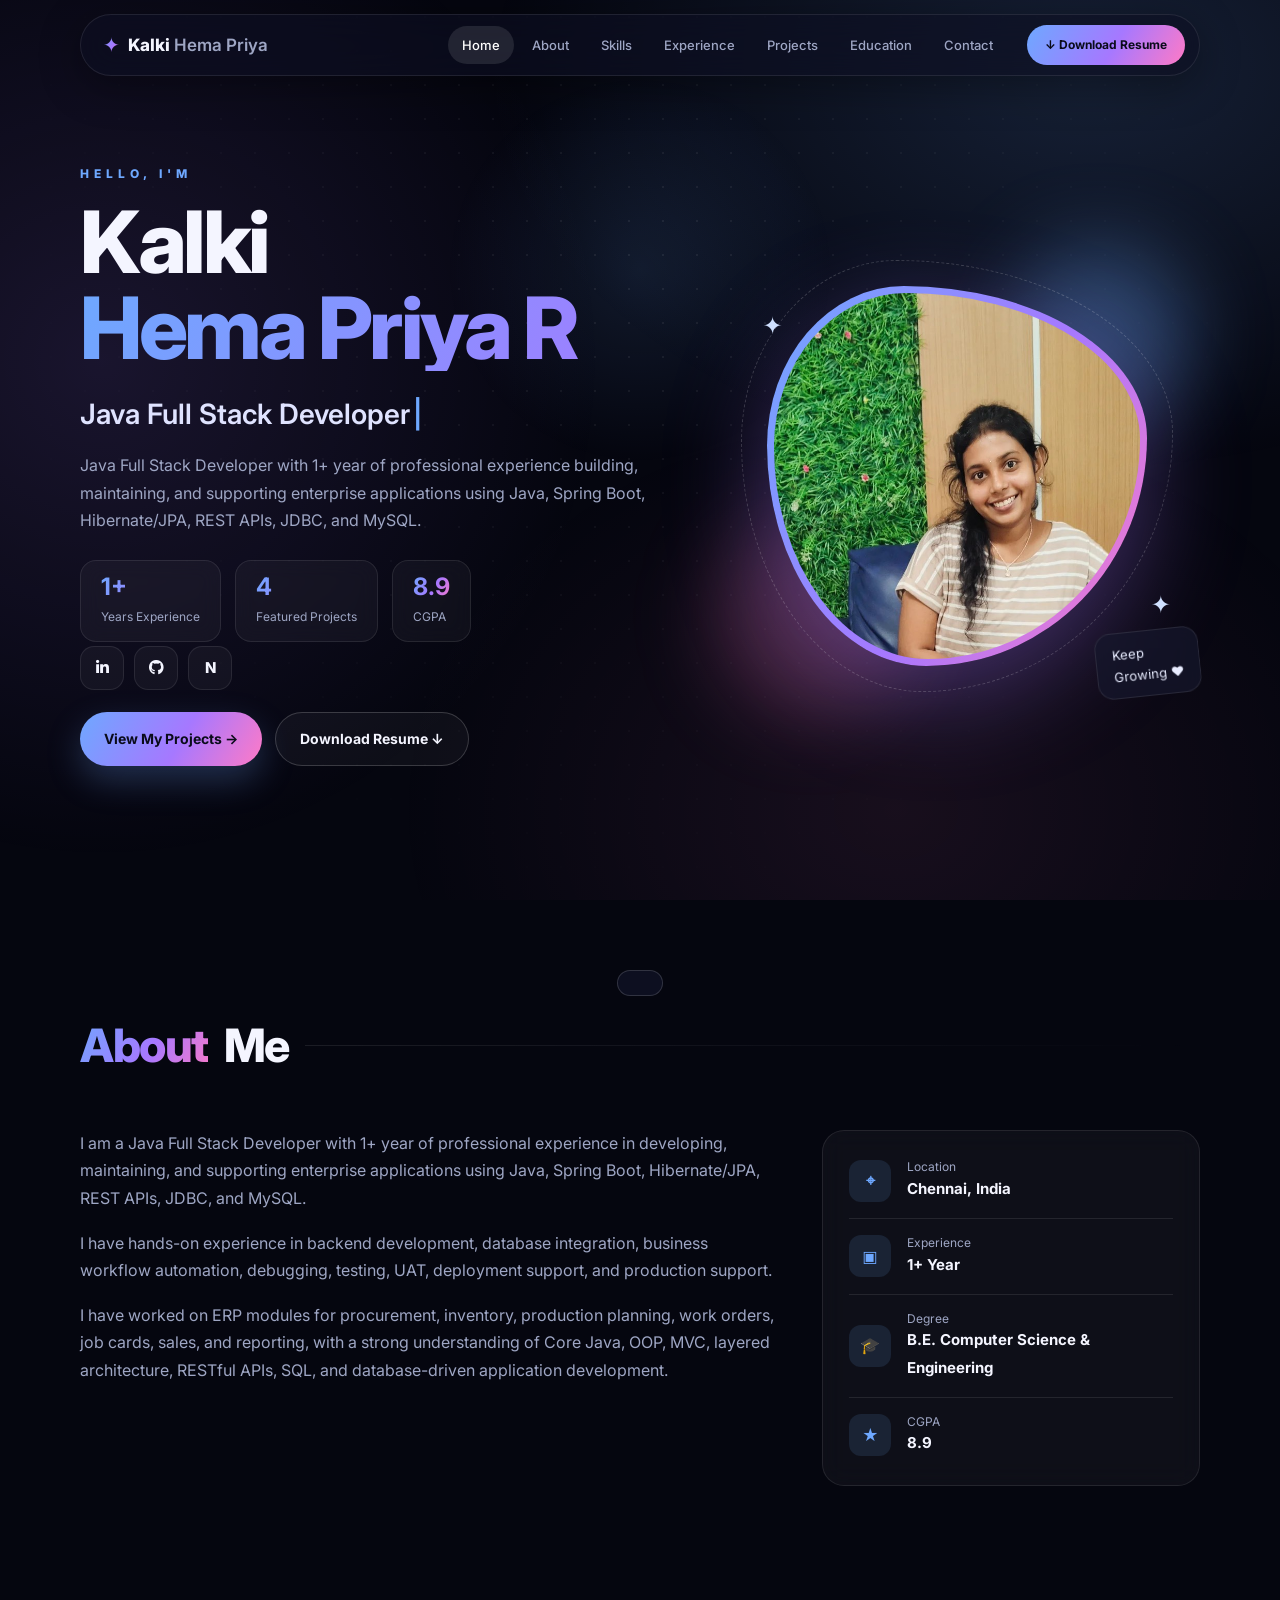
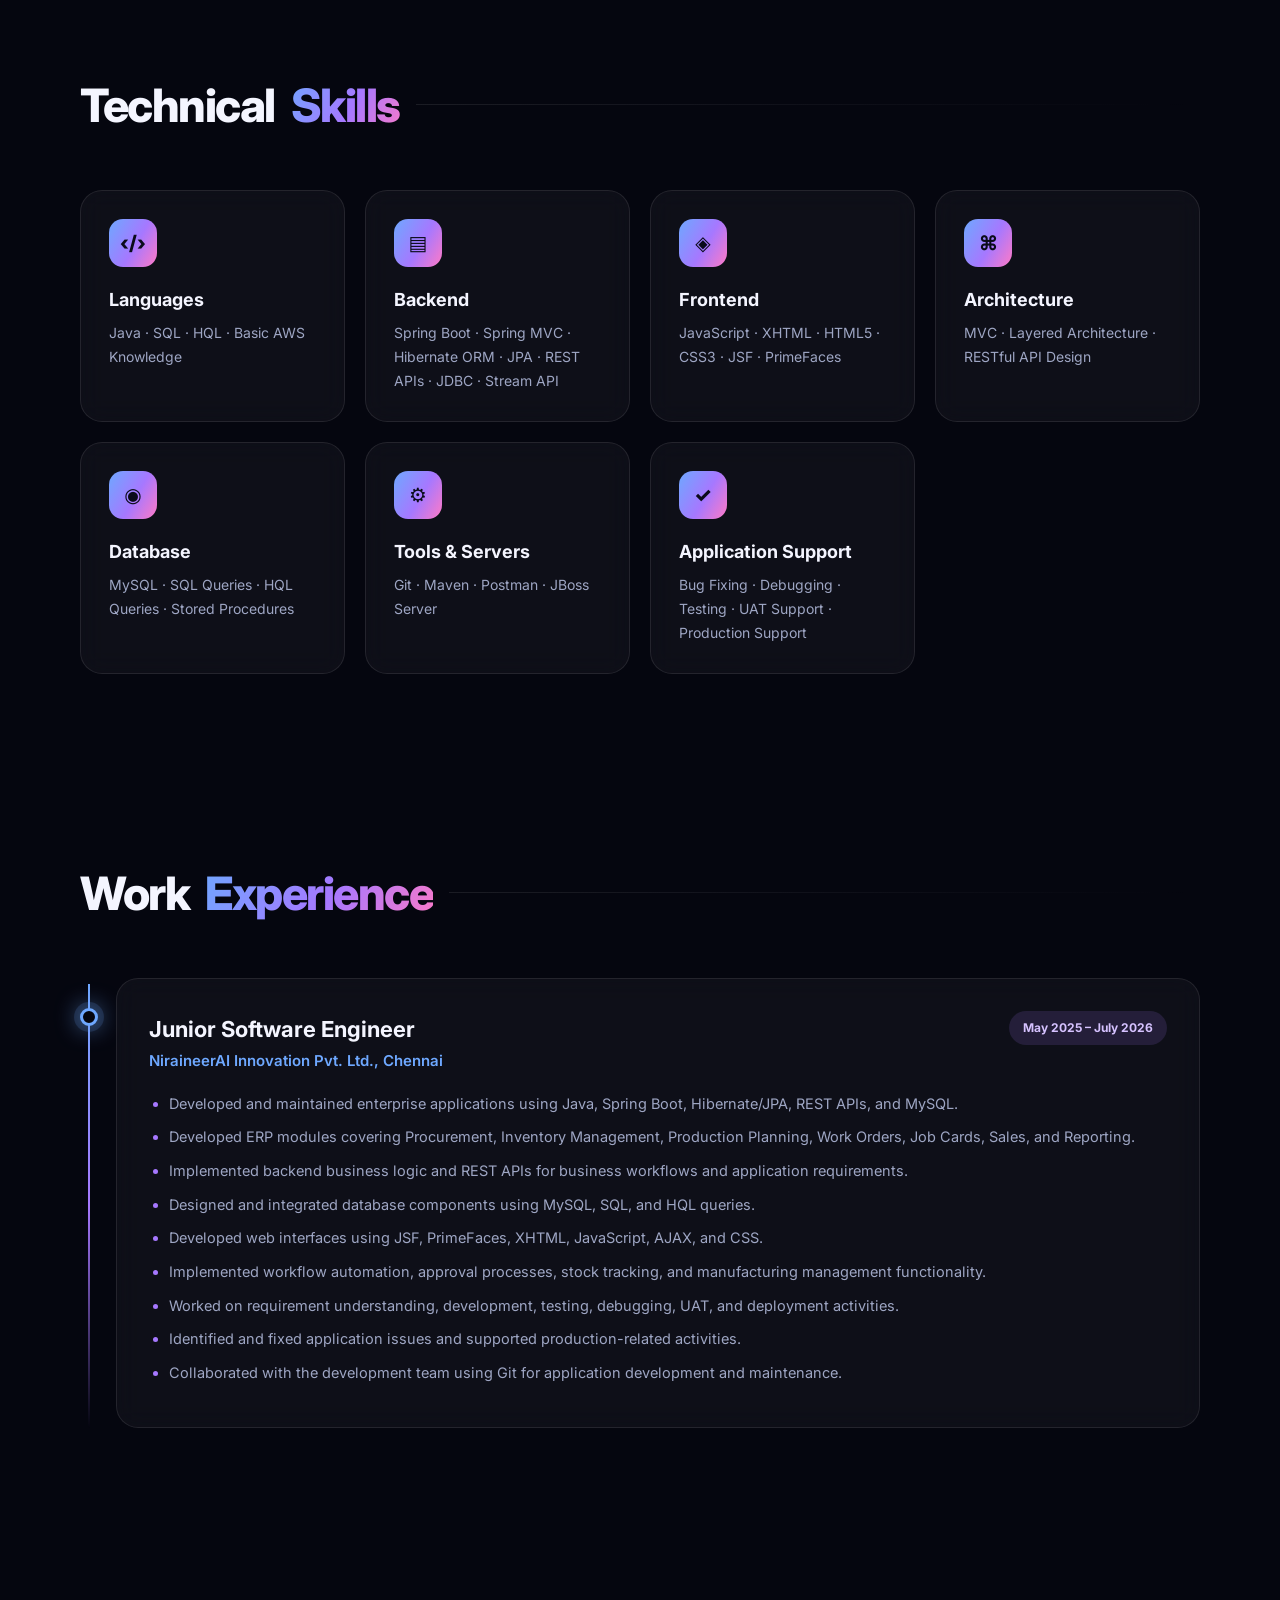
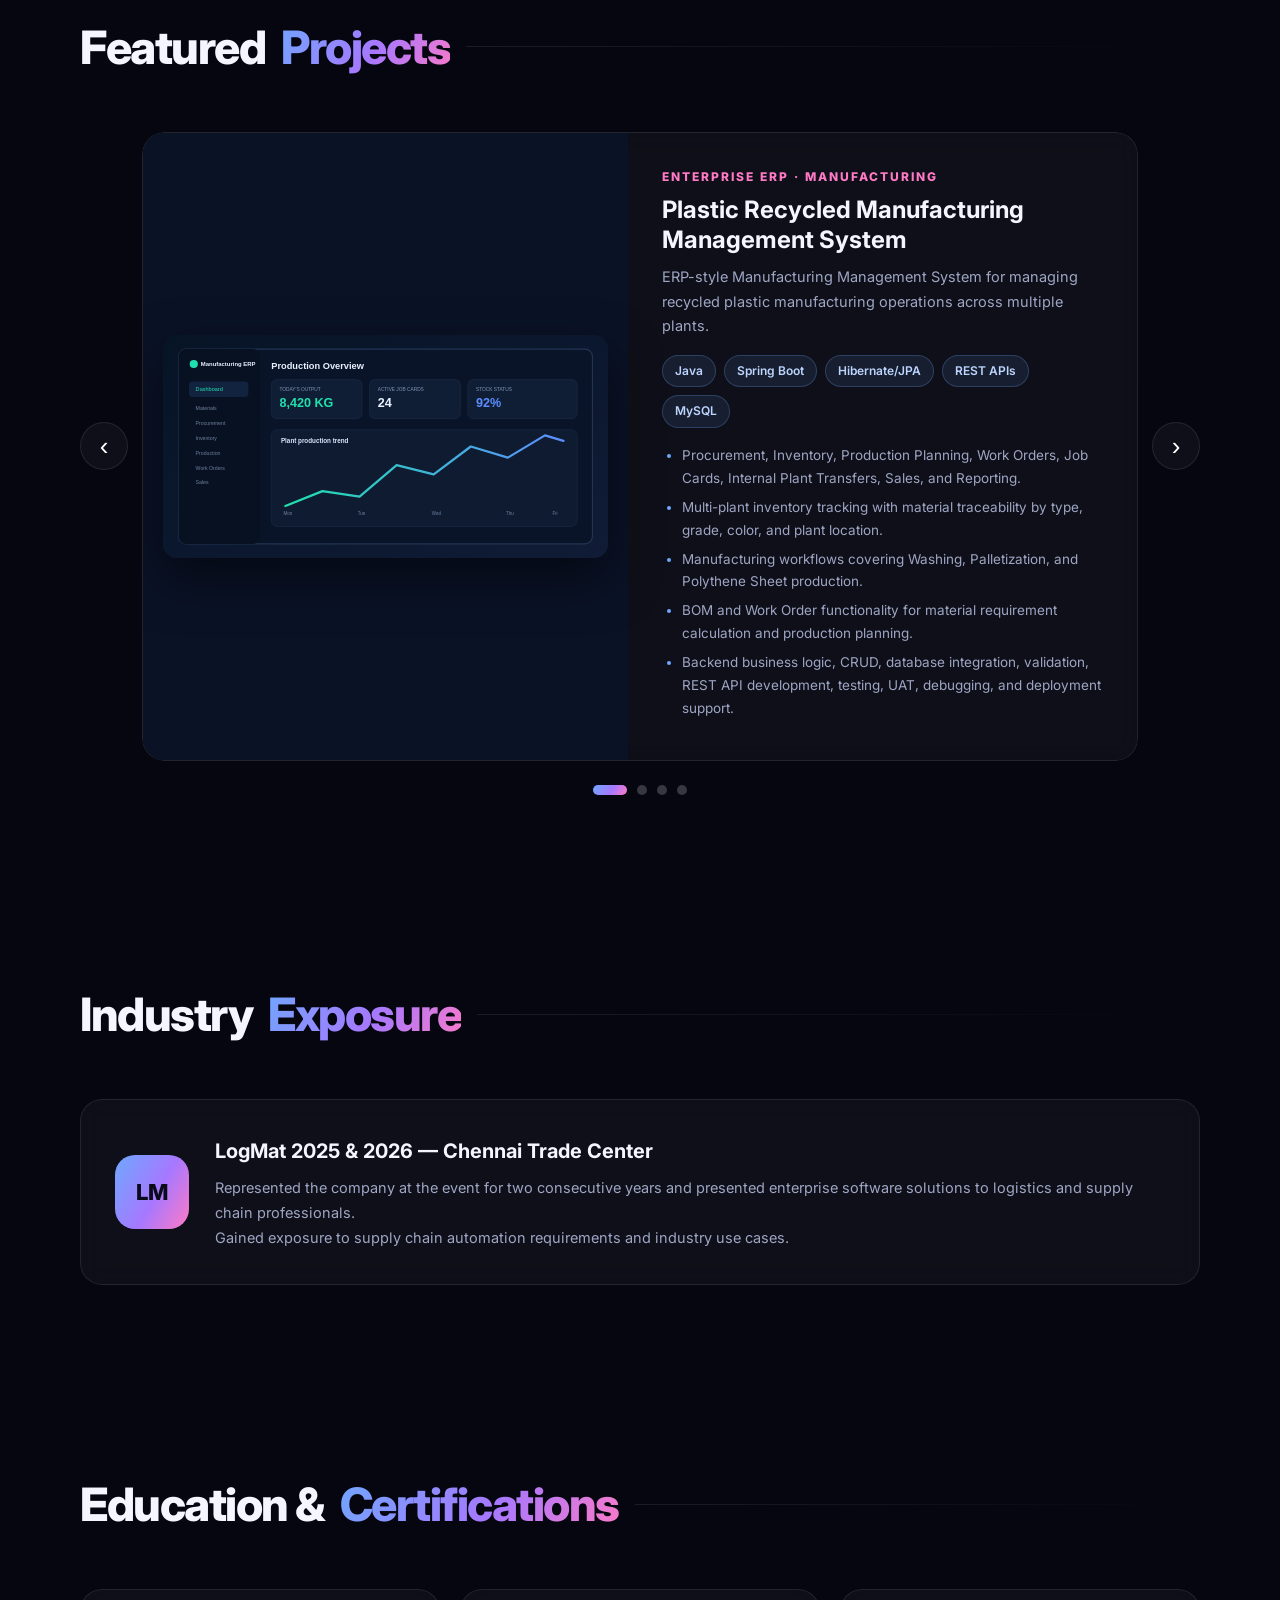
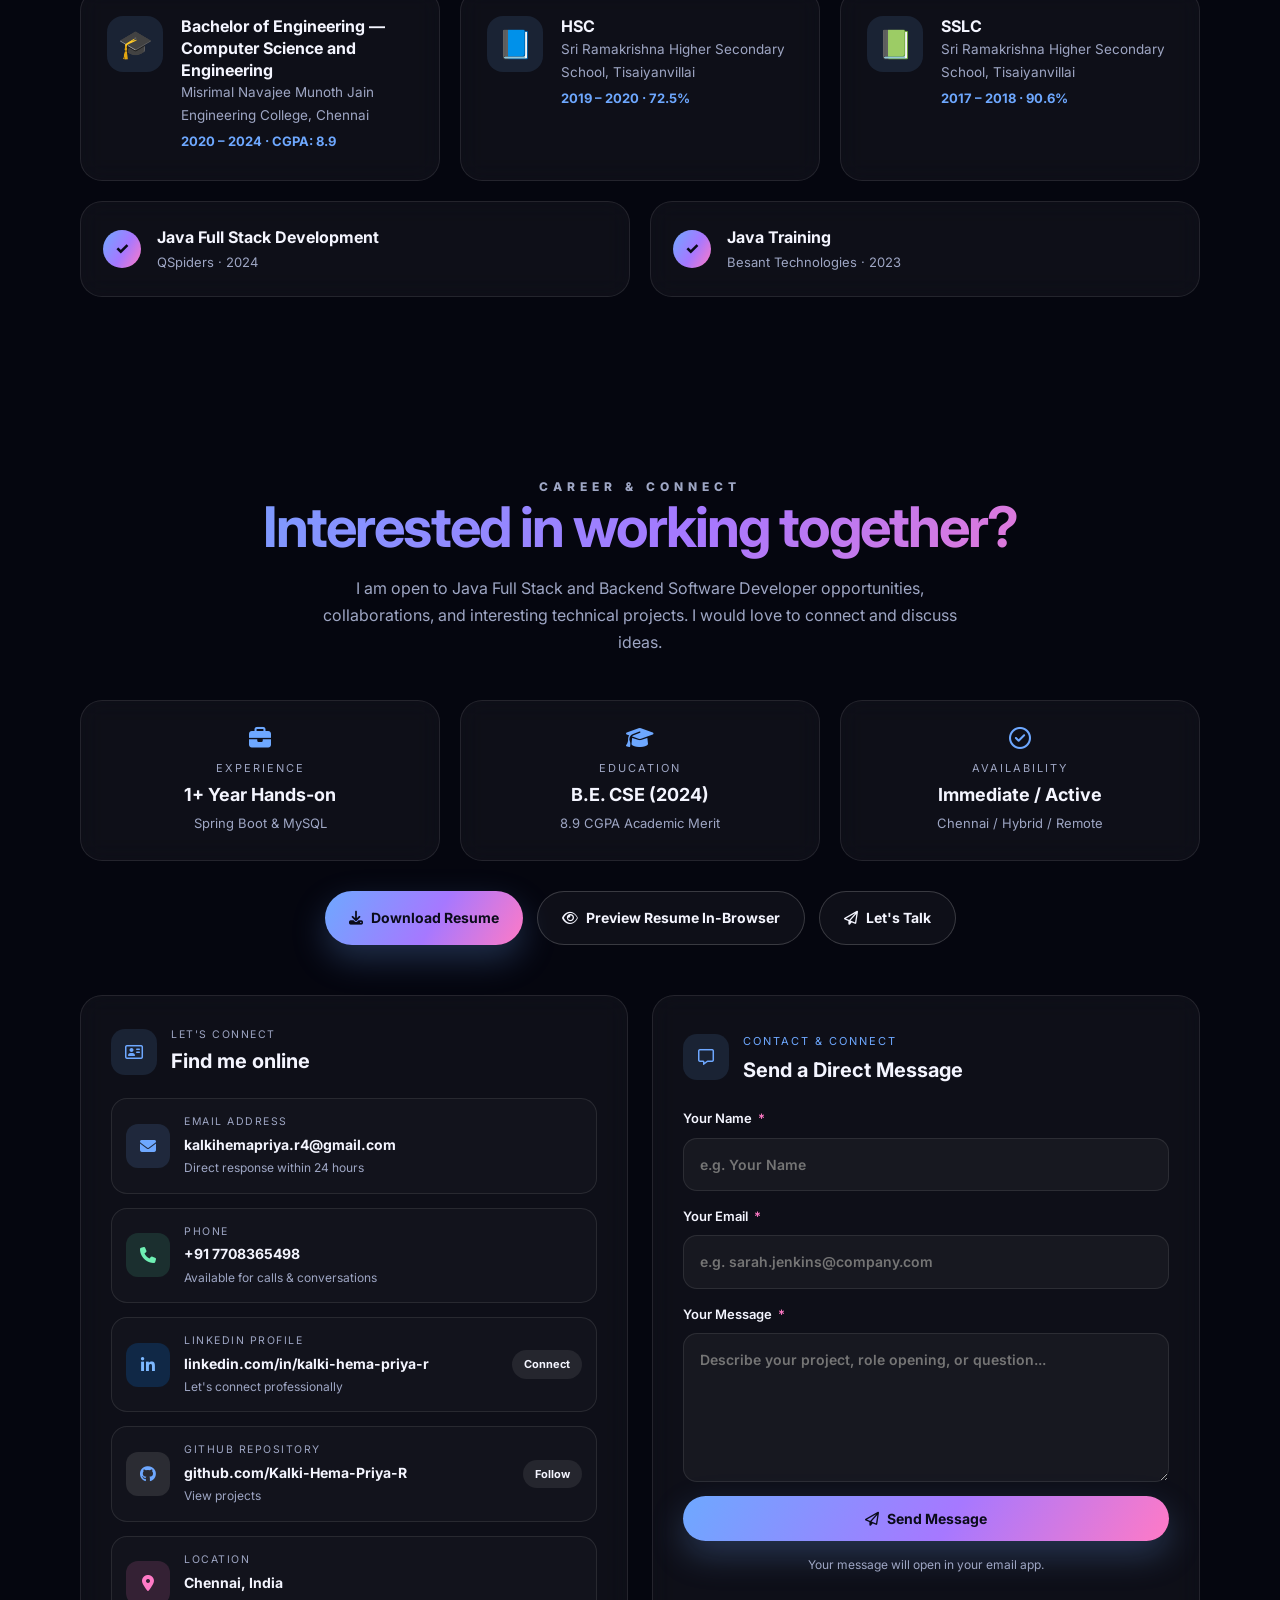
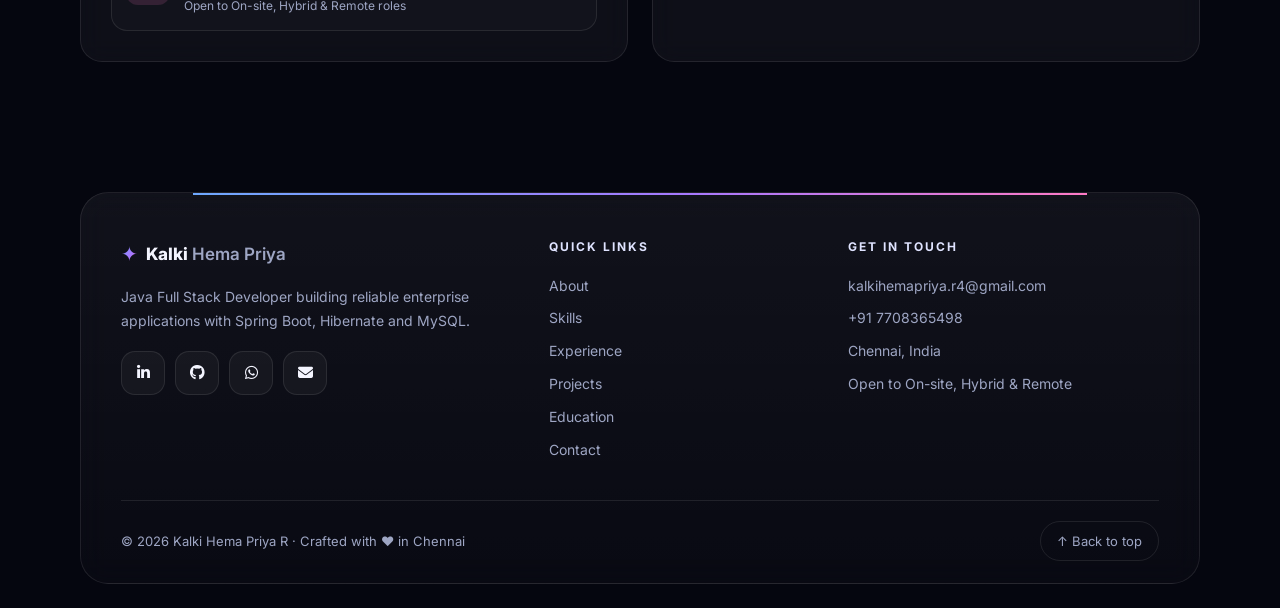
<file: index.html>
<!DOCTYPE html>
<html lang="en">
<head>
  <meta charset="UTF-8">
  <meta name="viewport" content="width=device-width, initial-scale=1.0">
  <meta name="description" content="Kalki Hema Priya R - Java Full Stack Developer Portfolio">
  <title>Kalki Hema Priya | Java Full Stack Developer</title>
  <meta name="theme-color" content="#05060f">
  <link rel="icon" href="favicon.ico" sizes="any">
  <link rel="icon" href="favicon.svg" type="image/svg+xml">
  <link rel="icon" type="image/png" sizes="32x32" href="assets/icons/favicon-32.png">
  <link rel="apple-touch-icon" href="assets/icons/apple-touch-icon.png">
  <link rel="manifest" href="manifest.webmanifest">
  <link rel="canonical" href="https://kalki-hema-priya-r.github.io/kalki-hema-priya-portfolio/">
  <meta property="og:type" content="website">
  <meta property="og:title" content="Kalki Hema Priya R | Java Full Stack Developer">
  <meta property="og:description" content="Java Full Stack Developer: Spring Boot, Hibernate/JPA, REST APIs and MySQL. View projects and resume.">
  <meta property="og:image" content="https://kalki-hema-priya-r.github.io/kalki-hema-priya-portfolio/assets/profile.jpg">
  <meta name="twitter:card" content="summary_large_image">
  <link rel="preconnect" href="https://fonts.googleapis.com">
  <link rel="preconnect" href="https://fonts.gstatic.com" crossorigin>
  <link href="https://fonts.googleapis.com/css2?family=Inter:wght@400;500;600;700;800&display=swap" rel="stylesheet">
  <link rel="stylesheet" href="https://cdnjs.cloudflare.com/ajax/libs/font-awesome/6.5.2/css/all.min.css">
  <link rel="stylesheet" href="style.css">
</head>
<body>
  <div class="progress" id="progress"></div>
  <div class="glow" id="glow"></div>
  <header class="navbar">
    <a class="logo" href="#home"><span class="logo-mark">✦</span><span class="logo-name"><span class="logo-kalki">Kalki</span> <span class="logo-hema">Hema Priya</span></span></a>
    <button class="menu-toggle" aria-label="Open menu" aria-expanded="false">☰</button>
    <nav class="nav-links">
      <a class="active" href="#home">Home</a>
      <a href="#about">About</a>
      <a href="#skills">Skills</a>
      <a href="#experience">Experience</a>
      <a href="#projects">Projects</a>
      <a href="#education">Education</a>
      <a href="#contact">Contact</a>
    </nav>
    <a class="nav-resume" href="resume/Kalki-Hema-Priya-Resume.pdf" download>↓ Download Resume</a>
  </header>

  <main>
    <section id="home" class="hero section">
      <div class="hero-copy reveal">
        <p class="eyebrow">HELLO, I'M</p>
        <h1>Kalki <span>Hema Priya R</span></h1>
        <h2 id="typed" data-words="Java Full Stack Developer|Spring Boot Specialist|ERP & REST API Builder">Java Full Stack Developer</h2>
        <p class="hero-text">Java Full Stack Developer with 1+ year of professional experience building, maintaining, and supporting enterprise applications using Java, Spring Boot, Hibernate/JPA, REST APIs, JDBC, and MySQL.</p>
        <div class="hero-stats"><div><b>1+</b><small>Years Experience</small></div><div><b>4</b><small>Featured Projects</small></div><div><b>8.9</b><small>CGPA</small></div></div>
        <div class="socials">
          <a href="https://www.linkedin.com/in/kalki-hema-priya-r/" target="_blank" rel="noopener" aria-label="LinkedIn" title="LinkedIn"><i class="fa-brands fa-linkedin-in"></i></a>
          <a href="https://github.com/Kalki-Hema-Priya-R" target="_blank" rel="noopener" aria-label="GitHub" title="GitHub"><i class="fa-brands fa-github"></i></a>
          <a href="https://www.naukri.com/" target="_blank" rel="noopener" aria-label="Naukri" title="Naukri" class="naukri-social">N</a>
        </div>
        <div class="hero-actions">
          <a class="btn primary" href="#projects">View My Projects →</a>
          <a class="btn outline" href="resume/Kalki-Hema-Priya-Resume.pdf" download>Download Resume ↓</a>
        </div>
      </div>

      <div class="hero-photo-wrap reveal">
        <div class="orb orb-one"></div>
        <div class="orb orb-two"></div>
        <div class="photo-ring"><img src="assets/profile.jpg" alt="Kalki Hema Priya R"></div>
        <span class="spark spark-one">✦</span>
        <span class="spark spark-two">✦</span>
        <div class="signature">Keep<br>Growing ♥</div>
      </div>
    </section>

    <section id="about" class="section divider">
      <div class="section-title"><span>About</span> Me</div>
      <div class="about-grid">
        <div class="about-copy reveal">
          <p>I am a Java Full Stack Developer with 1+ year of professional experience in developing, maintaining, and supporting enterprise applications using Java, Spring Boot, Hibernate/JPA, REST APIs, JDBC, and MySQL.</p>
          <p>I have hands-on experience in backend development, database integration, business workflow automation, debugging, testing, UAT, deployment support, and production support.</p>
          <p>I have worked on ERP modules for procurement, inventory, production planning, work orders, job cards, sales, and reporting, with a strong understanding of Core Java, OOP, MVC, layered architecture, RESTful APIs, SQL, and database-driven application development.</p>
        </div>
        <div class="info-card reveal">
          <div class="info-row"><b>⌖</b><div><small>Location</small><strong>Chennai, India</strong></div></div>
          <div class="info-row"><b>▣</b><div><small>Experience</small><strong>1+ Year</strong></div></div>
          <div class="info-row"><b>🎓</b><div><small>Degree</small><strong>B.E. Computer Science & Engineering</strong></div></div>
          <div class="info-row"><b>★</b><div><small>CGPA</small><strong>8.9</strong></div></div>
        </div>
      </div>
    </section>

    <section id="skills" class="section divider">
      <div class="section-title">Technical <span>Skills</span></div>
      <div class="skill-grid">
        <article class="skill-card reveal"><div class="skill-icon">‹/›</div><h3>Languages</h3><p>Java · SQL · HQL · Basic AWS Knowledge</p></article>
        <article class="skill-card reveal"><div class="skill-icon">▤</div><h3>Backend</h3><p>Spring Boot · Spring MVC · Hibernate ORM · JPA · REST APIs · JDBC · Stream API</p></article>
        <article class="skill-card reveal"><div class="skill-icon">◈</div><h3>Frontend</h3><p>JavaScript · XHTML · HTML5 · CSS3 · JSF · PrimeFaces</p></article>
        <article class="skill-card reveal"><div class="skill-icon">⌘</div><h3>Architecture</h3><p>MVC · Layered Architecture · RESTful API Design</p></article>
        <article class="skill-card reveal"><div class="skill-icon">◉</div><h3>Database</h3><p>MySQL · SQL Queries · HQL Queries · Stored Procedures</p></article>
        <article class="skill-card reveal"><div class="skill-icon">⚙</div><h3>Tools & Servers</h3><p>Git · Maven · Postman · JBoss Server</p></article>
        <article class="skill-card reveal"><div class="skill-icon">✓</div><h3>Application Support</h3><p>Bug Fixing · Debugging · Testing · UAT Support · Production Support</p></article>
      </div>
    </section>

    <section id="experience" class="section divider">
      <div class="section-title">Work <span>Experience</span></div>
      <div class="timeline">
        <article class="timeline-item reveal">
          <div class="timeline-dot"></div>
          <div class="timeline-card">
            <div class="timeline-head"><div><h3>Junior Software Engineer</h3><p class="company">NiraineerAI Innovation Pvt. Ltd., Chennai</p></div><span class="date">May 2025 – July 2026</span></div>
            <ul>
              <li>Developed and maintained enterprise applications using Java, Spring Boot, Hibernate/JPA, REST APIs, and MySQL.</li>
              <li>Developed ERP modules covering Procurement, Inventory Management, Production Planning, Work Orders, Job Cards, Sales, and Reporting.</li>
              <li>Implemented backend business logic and REST APIs for business workflows and application requirements.</li>
              <li>Designed and integrated database components using MySQL, SQL, and HQL queries.</li>
              <li>Developed web interfaces using JSF, PrimeFaces, XHTML, JavaScript, AJAX, and CSS.</li>
              <li>Implemented workflow automation, approval processes, stock tracking, and manufacturing management functionality.</li>
              <li>Worked on requirement understanding, development, testing, debugging, UAT, and deployment activities.</li>
              <li>Identified and fixed application issues and supported production-related activities.</li>
              <li>Collaborated with the development team using Git for application development and maintenance.</li>
            </ul>
          </div>
        </article>

      </div>
    </section>

    <section id="projects" class="section divider">
      <div class="section-title">Featured <span>Projects</span></div>
      <div class="project-carousel" aria-label="Featured projects carousel">
        <button class="project-nav project-prev" type="button" aria-label="Previous project">‹</button>
        <div class="project-viewport">
          <div class="project-grid">
        <article class="project-card reveal">
          <div class="project-image manufacturing"><img src="assets/projects/manufacturing.svg" alt="Manufacturing ERP project" loading="lazy"></div>
          <div class="project-body">
            <p class="project-type">Enterprise ERP · Manufacturing</p>
            <h3>Plastic Recycled Manufacturing Management System</h3>
            <p>ERP-style Manufacturing Management System for managing recycled plastic manufacturing operations across multiple plants.</p>
            <div class="tags"><span>Java</span><span>Spring Boot</span><span>Hibernate/JPA</span><span>REST APIs</span><span>MySQL</span></div>
            <ul class="project-points">
              <li>Procurement, Inventory, Production Planning, Work Orders, Job Cards, Internal Plant Transfers, Sales, and Reporting.</li>
              <li>Multi-plant inventory tracking with material traceability by type, grade, color, and plant location.</li>
              <li>Manufacturing workflows covering Washing, Palletization, and Polythene Sheet production.</li>
              <li>BOM and Work Order functionality for material requirement calculation and production planning.</li>
              <li>Backend business logic, CRUD, database integration, validation, REST API development, testing, UAT, debugging, and deployment support.</li>
            </ul>
          </div>
        </article>

        <article class="project-card reveal">
          <div class="project-image employee"><img src="assets/projects/employee.svg" alt="Employee and customer management project" loading="lazy"></div>
          <div class="project-body">
            <p class="project-type">Web Application</p>
            <h3>Employee & Customer Management Portal</h3>
            <p>Web-based application for managing employee records and customer-related processes.</p>
            <div class="tags"><span>Java</span><span>Spring Boot</span><span>Hibernate/JPA</span><span>MySQL</span><span>REST APIs</span></div>
            <ul class="project-points">
              <li>Implemented CRUD operations, backend business logic, validation, and database integration.</li>
              <li>Developed and integrated REST APIs for application functionality.</li>
              <li>Collaborated on module integration and application enhancements.</li>
            </ul>
          </div>
        </article>

        <article class="project-card reveal">
          <div class="project-image quality"><img src="assets/projects/quality.svg" alt="Quality control automation project" loading="lazy"></div>
          <div class="project-body">
            <p class="project-type">Automation · Vendor Communication</p>
            <h3>Quality Control Automation & Vendor Notification System</h3>
            <p>Configurable rule-based quality control validation and automated vendor notification workflow.</p>
            <div class="tags"><span>Java</span><span>Spring Boot</span><span>REST APIs</span><span>Email Integration</span><span>Rule Engine</span></div>
            <ul class="project-points">
              <li>Validated inspection checkpoints against defined quality thresholds.</li>
              <li>Implemented automated vendor email notifications for failed quality checkpoints.</li>
              <li>Integrated quality validation and vendor communication through REST APIs.</li>
              <li>Helped automate manual quality notification workflows.</li>
            </ul>
          </div>
        </article>

        <article class="project-card reveal">
          <div class="project-image ai"><img src="assets/projects/ai-assistant.svg" alt="AI employee support assistant project" loading="lazy"></div>
          <div class="project-body">
            <p class="project-type">AI Integration · HR Support</p>
            <h3>AI Employee Support Assistant</h3>
            <p>AI-powered employee support application concept for handling HR-related queries such as leave, attendance, and payroll information.</p>
            <div class="tags"><span>Java 17</span><span>Spring Boot</span><span>Spring Security</span><span>Spring AI</span><span>Hibernate</span><span>MySQL</span><span>JWT</span></div>
            <ul class="project-points">
              <li>Designed a Spring Boot backend for employee HR support workflows.</li>
              <li>Planned secure authentication and authorization using Spring Security and JWT.</li>
              <li>Integrated AI capabilities for employee question-and-answer support.</li>
              <li>Used Hibernate/JPA and MySQL for employee and HR-related data management.</li>
            </ul>
          </div>
        </article>
          </div>
        </div>
        <button class="project-nav project-next" type="button" aria-label="Next project">›</button>
      </div>
      <div class="project-dots" aria-label="Project slides">
        <button type="button" class="project-dot active" aria-label="Project 1"></button>
        <button type="button" class="project-dot" aria-label="Project 2"></button>
        <button type="button" class="project-dot" aria-label="Project 3"></button>
        <button type="button" class="project-dot" aria-label="Project 4"></button>
      </div>
    </section>

    <section id="journey" class="section divider">
      <div class="section-title">Industry <span>Exposure</span></div>
      <div class="exposure-card reveal">
        <div class="exposure-badge">LM</div>
        <div><h3>LogMat 2025 & 2026 — Chennai Trade Center</h3><p>Represented the company at the event for two consecutive years and presented enterprise software solutions to logistics and supply chain professionals.</p><p>Gained exposure to supply chain automation requirements and industry use cases.</p></div>
      </div>
    </section>

    <section id="education" class="section divider">
      <div class="section-title">Education & <span>Certifications</span></div>
      <div class="education-grid">
        <article class="education-card reveal"><span class="edu-icon">🎓</span><div><h3>Bachelor of Engineering — Computer Science and Engineering</h3><p>Misrimal Navajee Munoth Jain Engineering College, Chennai</p><strong>2020 – 2024 · CGPA: 8.9</strong></div></article>
        <article class="education-card reveal"><span class="edu-icon">📘</span><div><h3>HSC</h3><p>Sri Ramakrishna Higher Secondary School, Tisaiyanvillai</p><strong>2019 – 2020 · 72.5%</strong></div></article>
        <article class="education-card reveal"><span class="edu-icon">📗</span><div><h3>SSLC</h3><p>Sri Ramakrishna Higher Secondary School, Tisaiyanvillai</p><strong>2017 – 2018 · 90.6%</strong></div></article>
      </div>
      <div class="cert-grid">
        <div class="cert-card reveal"><span>✓</span><div><h3>Java Full Stack Development</h3><p>QSpiders · 2024</p></div></div>
        <div class="cert-card reveal"><span>✓</span><div><h3>Java Training</h3><p>Besant Technologies · 2023</p></div></div>
      </div>
    </section>

    <section id="contact" class="section contact-section">
      <div class="contact-heading reveal"><p class="eyebrow">CAREER &amp; CONNECT</p><h2>Interested in working together?</h2><p>I am open to Java Full Stack and Backend Software Developer opportunities, collaborations, and interesting technical projects. I would love to connect and discuss ideas.</p></div>
      <div class="contact-stats reveal">
        <div class="contact-stat"><i class="fa-solid fa-briefcase"></i><small>EXPERIENCE</small><strong>1+ Year Hands-on</strong><span>Spring Boot &amp; MySQL</span></div>
        <div class="contact-stat"><i class="fa-solid fa-graduation-cap"></i><small>EDUCATION</small><strong>B.E. CSE (2024)</strong><span>8.9 CGPA Academic Merit</span></div>
        <div class="contact-stat"><i class="fa-regular fa-circle-check"></i><small>AVAILABILITY</small><strong>Immediate / Active</strong><span>Chennai / Hybrid / Remote</span></div>
      </div>
      <div class="contact-actions reveal">
        <a class="btn primary" href="resume/Kalki-Hema-Priya-Resume.pdf" download><i class="fa-solid fa-download"></i> Download Resume</a>
        <a class="btn outline" href="resume/Kalki-Hema-Priya-Resume.pdf" target="_blank" id="openResume"><i class="fa-regular fa-eye"></i> Preview Resume In-Browser</a>
        <a class="btn outline talk-btn" href="https://mail.google.com/mail/?view=cm&amp;fs=1&amp;to=kalkihemapriya.r4@gmail.com&amp;su=Java%20Developer%20Opportunity" target="_blank" rel="noopener"><i class="fa-regular fa-paper-plane"></i> Let's Talk</a>
      </div>
      <div class="contact-workspace reveal">
        <div class="contact-links">
          <div class="contact-panel-title"><span class="contact-panel-icon"><i class="fa-regular fa-address-card"></i></span><div><small>LET'S CONNECT</small><h3>Find me online</h3></div></div>
          <a href="mailto:kalkihemapriya.r4@gmail.com"><span class="contact-icon"><i class="fa-solid fa-envelope"></i></span><span><small>EMAIL ADDRESS</small><strong>kalkihemapriya.r4@gmail.com</strong><em>Direct response within 24 hours</em></span></a>
          <a href="tel:+917708365498"><span class="contact-icon phone"><i class="fa-solid fa-phone"></i></span><span><small>PHONE</small><strong>+91 7708365498</strong><em>Available for calls &amp; conversations</em></span></a>
          <a href="https://www.linkedin.com/in/kalki-hema-priya-r/" target="_blank" rel="noopener"><span class="contact-icon linkedin"><i class="fa-brands fa-linkedin-in"></i></span><span><small>LINKEDIN PROFILE</small><strong>linkedin.com/in/kalki-hema-priya-r</strong><em>Let's connect professionally</em></span><b class="contact-side-action">Connect</b></a>
          <a href="https://github.com/Kalki-Hema-Priya-R" target="_blank" rel="noopener"><span class="contact-icon github"><i class="fa-brands fa-github"></i></span><span><small>GITHUB REPOSITORY</small><strong>github.com/Kalki-Hema-Priya-R</strong><em>View projects</em></span><b class="contact-side-action">Follow</b></a>
          <div class="location-card"><span class="contact-icon location"><i class="fa-solid fa-location-dot"></i></span><span><small>LOCATION</small><strong>Chennai, India</strong><em>Open to On-site, Hybrid &amp; Remote roles</em></span></div>
        </div>
        <form class="message-form" id="messageForm">
          <div class="contact-panel-title"><span class="contact-panel-icon"><i class="fa-regular fa-message"></i></span><div><small>CONTACT &amp; CONNECT</small><h3>Send a Direct Message</h3></div></div>
          <label>Your Name <span>*</span><input type="text" name="name" required placeholder="e.g. Your Name"></label>
          <label>Your Email <span>*</span><input type="email" name="email" required placeholder="e.g. sarah.jenkins@company.com"></label>
          <label>Your Message <span>*</span><textarea name="message" rows="5" required placeholder="Describe your project, role opening, or question..."></textarea></label>
          <button class="btn primary" type="submit"><i class="fa-regular fa-paper-plane"></i> Send Message</button>
          <p class="form-note" id="formNote">Your message will open in your email app.</p>
        </form>
      </div>
    </section>
  </main>

  <footer class="site-footer">
    <div class="footer-grid">
      <div class="footer-brand">
        <a class="logo" href="#home"><span class="logo-mark">✦</span><span class="logo-name"><span class="logo-kalki">Kalki</span> <span class="logo-hema">Hema Priya</span></span></a>
        <p>Java Full Stack Developer building reliable enterprise applications with Spring Boot, Hibernate and MySQL.</p>
        <div class="socials">
          <a href="https://www.linkedin.com/in/kalki-hema-priya-r/" target="_blank" rel="noopener" aria-label="LinkedIn"><i class="fa-brands fa-linkedin-in"></i></a>
          <a href="https://github.com/Kalki-Hema-Priya-R" target="_blank" rel="noopener" aria-label="GitHub"><i class="fa-brands fa-github"></i></a>
          <a href="https://wa.me/917708365498" target="_blank" rel="noopener" aria-label="WhatsApp"><i class="fa-brands fa-whatsapp"></i></a>
          <a href="mailto:kalkihemapriya.r4@gmail.com" aria-label="Email"><i class="fa-solid fa-envelope"></i></a>
        </div>
      </div>
      <div class="footer-col"><h4>Quick Links</h4><a href="#about">About</a><a href="#skills">Skills</a><a href="#experience">Experience</a><a href="#projects">Projects</a><a href="#education">Education</a><a href="#contact">Contact</a></div>
      <div class="footer-col"><h4>Get in touch</h4><a href="mailto:kalkihemapriya.r4@gmail.com">kalkihemapriya.r4@gmail.com</a><a href="tel:+917708365498">+91 7708365498</a><span>Chennai, India</span><span>Open to On-site, Hybrid &amp; Remote</span></div>
    </div>
    <div class="footer-bottom"><p>© <span id="year"></span> Kalki Hema Priya R · Crafted with ♥ in Chennai</p><a class="to-top" href="#home">↑ Back to top</a></div>
  </footer>
  <a class="wa-float" id="waFloat" href="https://wa.me/917708365498?text=Hi%20Kalki%2C%20I%20saw%20your%20portfolio%20and%20would%20like%20to%20connect." target="_blank" rel="noopener" aria-label="Chat on WhatsApp"><i class="fa-brands fa-whatsapp"></i><span>Chat with me</span></a>

  <div class="modal" id="resumeModal" role="dialog" aria-modal="true" aria-label="Resume preview" aria-hidden="true">
    <div class="modal-box">
      <div class="modal-head"><h3>Resume · Kalki Hema Priya R</h3>
        <div class="modal-actions"><a class="btn outline" href="resume/Kalki-Hema-Priya-Resume.pdf" download>↓ Download</a><a class="btn outline" href="resume/Kalki-Hema-Priya-Resume.pdf" target="_blank" rel="noopener">Open in new tab</a><button class="modal-close" type="button" aria-label="Close preview">✕</button></div></div>
      <iframe id="resumeFrame" title="Resume PDF preview"></iframe>
      <p class="modal-note">Preview not showing on your phone? Use Download or Open in new tab.</p>
    </div>
  </div>

  <script src="script.js"></script>
</body>
</html>
</file>
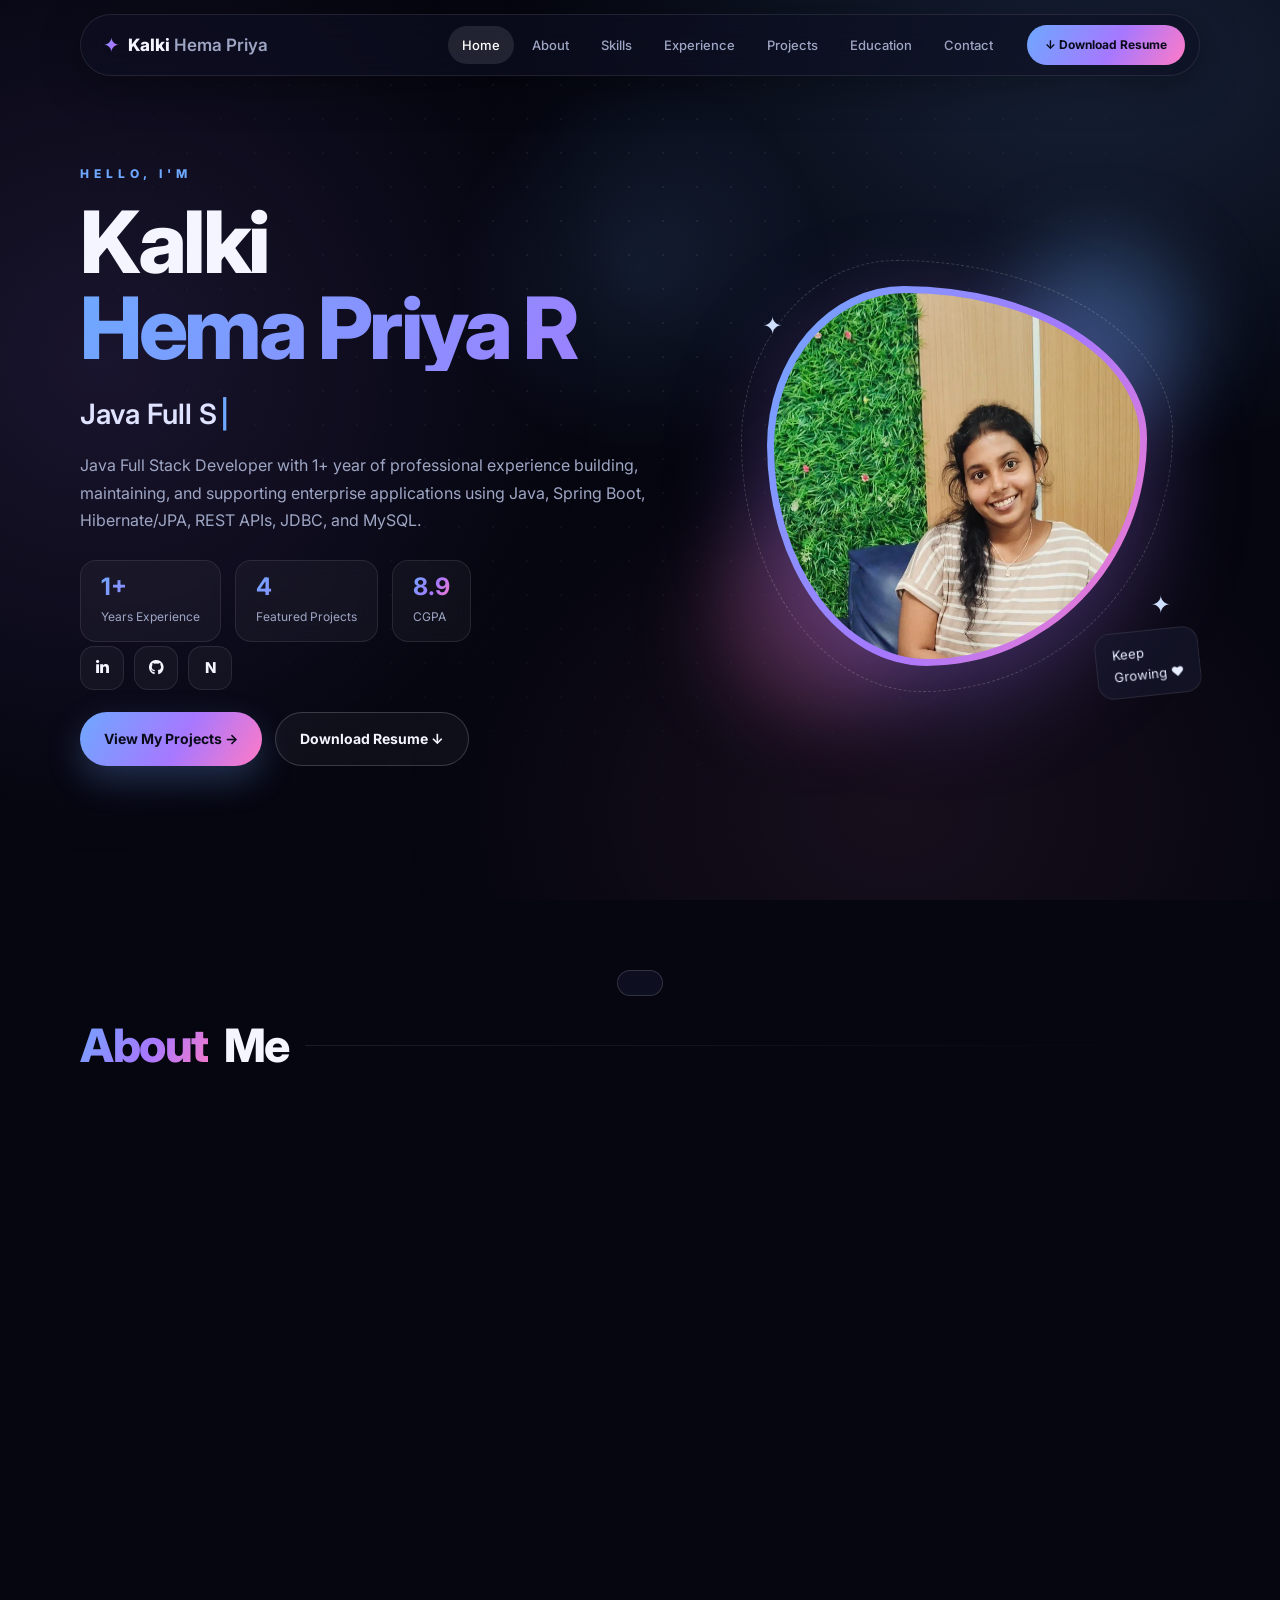
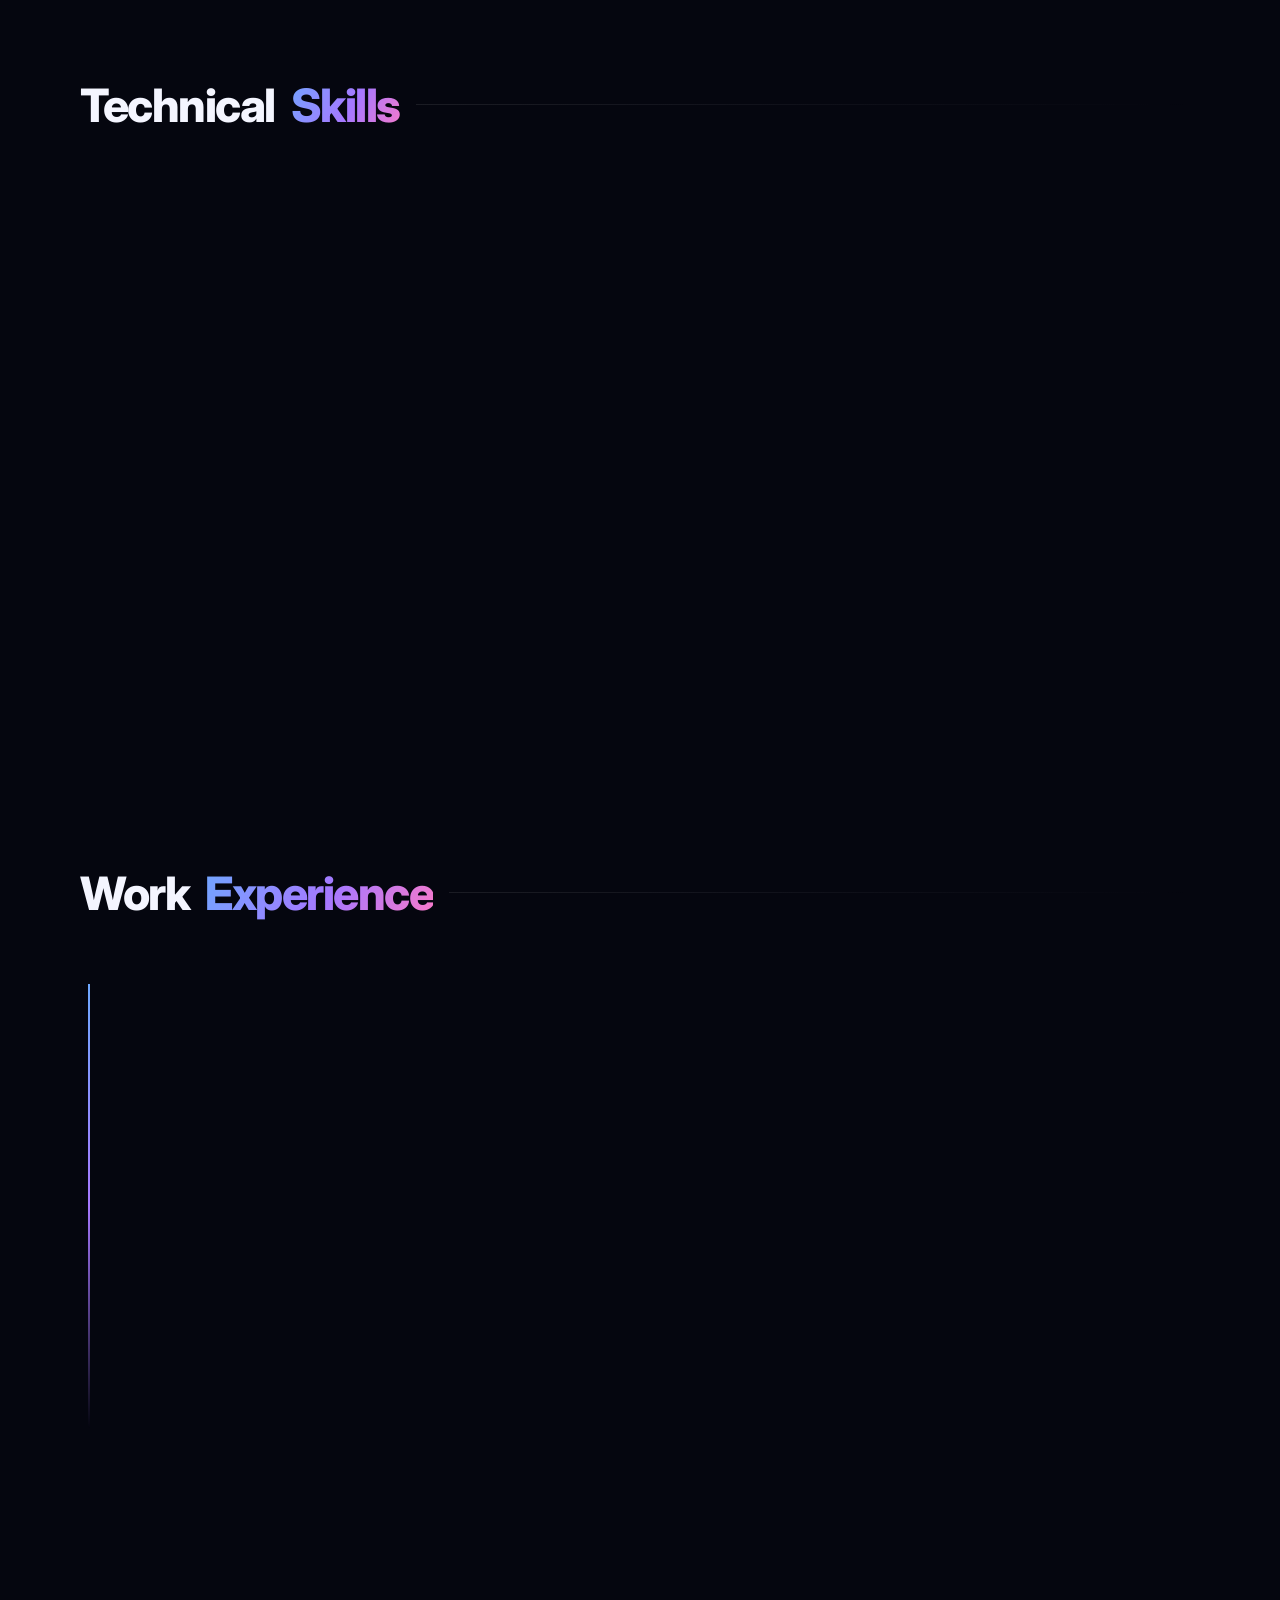
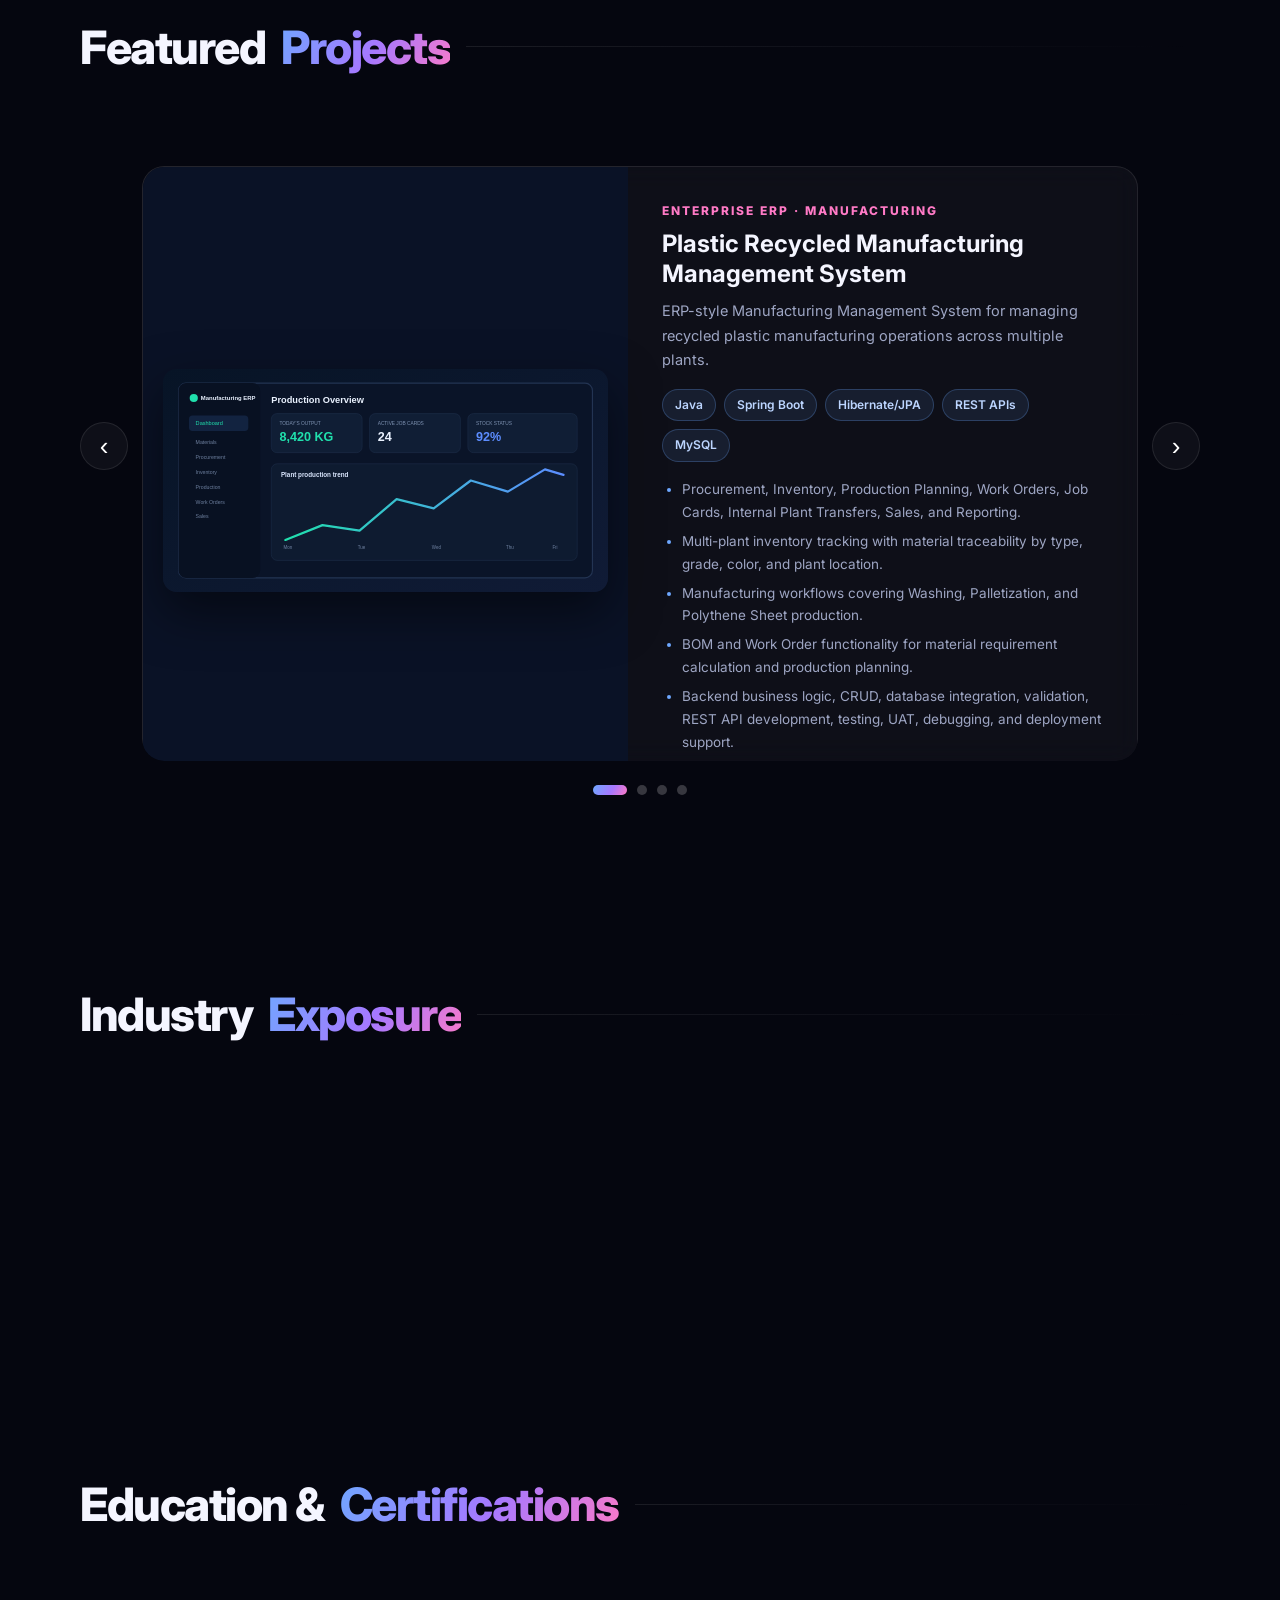
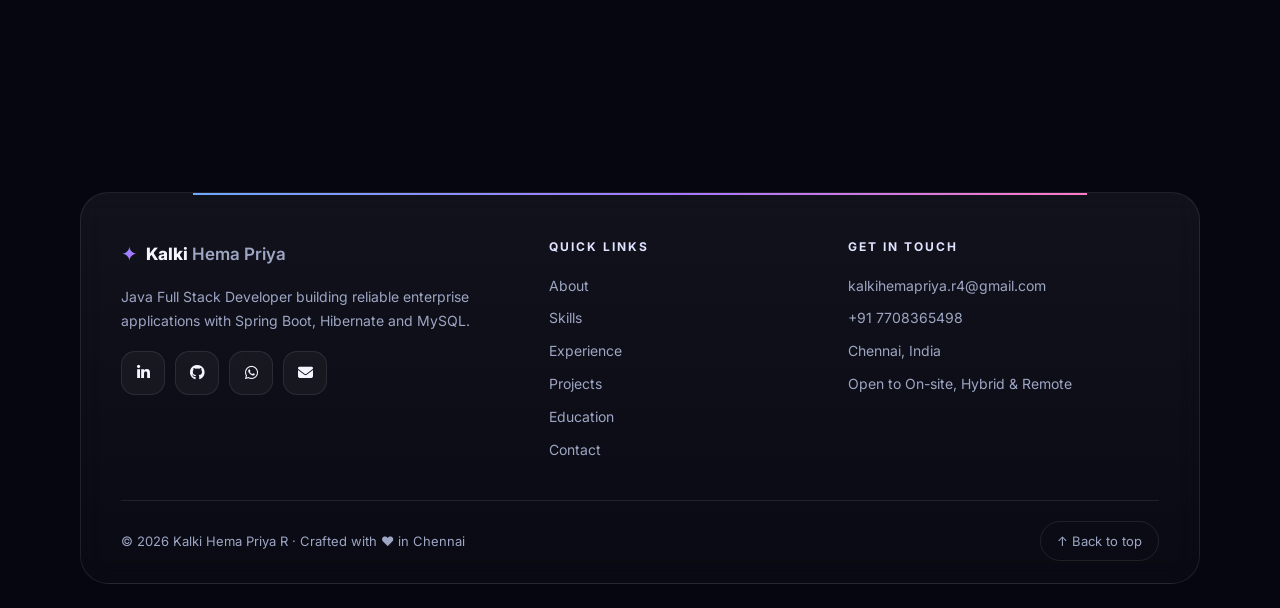
<file: offline.html>
<!DOCTYPE html>
<html lang="en"><head><meta charset="UTF-8"><meta name="viewport" content="width=device-width, initial-scale=1.0"><meta name="theme-color" content="#05060f"><meta name="robots" content="noindex">
<title>You're offline | Kalki Hema Priya</title>
<link rel="icon" href="data:image/svg+xml,%3Csvg%20xmlns%3D%27http%3A//www.w3.org/2000/svg%27%20viewBox%3D%270%200%2064%2064%27%3E%3Cdefs%3E%3ClinearGradient%20id%3D%27g%27%20x1%3D%270%27%20y1%3D%270%27%20x2%3D%271%27%20y2%3D%271%27%3E%3Cstop%20stop-color%3D%27%236ea8ff%27/%3E%3Cstop%20offset%3D%27.55%27%20stop-color%3D%27%23a678ff%27/%3E%3Cstop%20offset%3D%271%27%20stop-color%3D%27%23ff7ac6%27/%3E%3C/linearGradient%3E%3C/defs%3E%3Crect%20width%3D%2764%27%20height%3D%2764%27%20rx%3D%2716%27%20fill%3D%27%2305060f%27/%3E%3Cpath%20d%3D%27M32%2010l5%2017%2017%205-17%205-5%2017-5-17-17-5%2017-5z%27%20fill%3D%27url%28%23g%29%27/%3E%3C/svg%3E">
<link rel="preconnect" href="https://fonts.googleapis.com"><link href="https://fonts.googleapis.com/css2?family=Inter:wght@400;600;700;800&display=swap" rel="stylesheet">
<style>:root{--bg:#05060f;--panel:rgba(255,255,255,.04);--panel-h:rgba(255,255,255,.07);--text:#f4f5ff;--muted:#9ea6c4;--line:rgba(255,255,255,.09);--a:#6ea8ff;--b:#a678ff;--c:#ff7ac6;--grad:linear-gradient(120deg,var(--a),var(--b) 55%,var(--c))}
*{box-sizing:border-box;margin:0;padding:0}
body{font-family:Inter,system-ui,-apple-system,'Segoe UI',Roboto,sans-serif;background:var(--bg);color:var(--text);line-height:1.7;overflow-x:hidden;-webkit-font-smoothing:antialiased}
body::before{content:"";position:fixed;inset:0;z-index:-2;background:radial-gradient(600px 400px at 85% 8%,rgba(110,168,255,.18),transparent),radial-gradient(500px 500px at 8% 40%,rgba(166,120,255,.15),transparent),radial-gradient(500px 400px at 70% 90%,rgba(255,122,198,.09),transparent)}
body::after{content:"";position:fixed;inset:0;z-index:-1;background-image:radial-gradient(rgba(255,255,255,.07) 1px,transparent 1px);background-size:34px 34px;mask-image:radial-gradient(ellipse at 50% 40%,#000,transparent 75%);-webkit-mask-image:radial-gradient(ellipse at 50% 40%,#000,transparent 75%)}
a{color:inherit;text-decoration:none}
.btn{padding:14px 24px;border-radius:999px;font-weight:700;font-size:14px;transition:.3s;display:inline-flex;gap:8px;align-items:center;cursor:pointer;border:0;color:var(--text);font-family:inherit}
.btn.primary{background:var(--grad);color:#0a0b1a;box-shadow:0 14px 34px rgba(110,168,255,.25)}.btn.outline{border:1px solid rgba(255,255,255,.18);background:var(--panel)}.btn:hover{transform:translateY(-3px)}.btn.outline:hover{background:var(--panel-h);border-color:var(--a)}
.status{min-height:100vh;display:grid;place-items:center;padding:30px;text-align:center}
.status-card{max-width:620px;width:100%;padding:54px 40px;background:rgba(255,255,255,.04);border:1px solid rgba(255,255,255,.09);border-radius:32px;-webkit-backdrop-filter:blur(16px);backdrop-filter:blur(16px);box-shadow:0 30px 90px rgba(0,0,0,.45);animation:rise .8s cubic-bezier(.2,.7,.2,1)}
@keyframes rise{from{opacity:0;transform:translateY(30px)}}
.big{font-size:clamp(90px,22vw,170px);font-weight:800;line-height:1;letter-spacing:-8px;background:linear-gradient(120deg,#6ea8ff,#a678ff 55%,#ff7ac6);-webkit-background-clip:text;background-clip:text;color:transparent;background-size:200% auto;animation:flow 6s linear infinite,float 4s ease-in-out infinite}
.big.emoji{background:none;-webkit-text-fill-color:currentColor;color:#fff;font-size:88px;letter-spacing:0;line-height:1.3;margin-bottom:6px;animation:float 4s ease-in-out infinite}
@keyframes flow{to{background-position:200% center}}@keyframes float{50%{transform:translateY(-10px)}}
.status h1{font-size:clamp(24px,4vw,34px);margin:14px 0 10px;letter-spacing:-1px}.status p{color:var(--muted);margin-bottom:26px}
.row{display:flex;gap:12px;justify-content:center;flex-wrap:wrap}
.quick{margin-top:30px;padding-top:22px;border-top:1px solid var(--line);font-size:13px;color:var(--muted)}.quick a{margin:0 9px;color:#bcd5ff}.quick a:hover{text-decoration:underline}
.pulse{display:inline-block;width:10px;height:10px;border-radius:50%;background:var(--c);margin-right:8px;animation:p 1.4s infinite}.pulse.ok{background:#6ff0b4}@keyframes p{50%{opacity:.25;transform:scale(1.5)}}
.badge{display:inline-block;font-size:12px;padding:6px 14px;border:1px solid rgba(255,255,255,.12);border-radius:999px;margin-bottom:18px;color:#cfd6f5}
@media(prefers-reduced-motion:reduce){*{animation:none!important;transition:none!important}}</style></head>
<body><main class="status"><div class="status-card">
<div class="big emoji">📡</div><span class="badge" id="st"><i class="pulse"></i>No internet connection</span>
<h1>You're offline</h1>
<p>It looks like your connection dropped. Check your Wi-Fi or mobile data. This page will reload by itself as soon as you're back online.</p>
<div class="row"><button class="btn primary" type="button" onclick="location.reload()">↻ Try Again</button><a class="btn outline" data-to="">Open Portfolio</a></div>
<div class="quick">Tip: pages you've already visited may still open offline.</div>
</div></main>
<script>const FILE=location.protocol==='file:';
const BASE=location.pathname.startsWith('/kalki-hema-priya-portfolio/')?'/kalki-hema-priya-portfolio/':'/';
const ROOT=FILE?'index.html':BASE;
document.querySelectorAll('[data-to]').forEach(a=>a.href=ROOT+a.dataset.to);
const st=document.getElementById('st');
function up(){st.innerHTML='<i class="pulse ok"></i>Back online, reloading…';setTimeout(()=>location.href=ROOT,900)}
addEventListener('online',up);
if(navigator.onLine&&!FILE)up();</script></body></html>
</file>
<file: style.css>
:root{--bg:#05060f;--panel:rgba(255,255,255,.04);--panel-h:rgba(255,255,255,.07);--text:#f4f5ff;--muted:#9ea6c4;--line:rgba(255,255,255,.09);--a:#6ea8ff;--b:#a678ff;--c:#ff7ac6;--grad:linear-gradient(120deg,var(--a),var(--b) 55%,var(--c));--r:22px}
*{box-sizing:border-box;margin:0;padding:0}html{scroll-behavior:smooth;scroll-padding-top:90px}
body{font-family:Inter,system-ui,sans-serif;background:var(--bg);color:var(--text);line-height:1.7;overflow-x:hidden;-webkit-font-smoothing:antialiased}
body::before{content:"";position:fixed;inset:0;z-index:-2;background:radial-gradient(600px 400px at 85% 8%,rgba(110,168,255,.16),transparent),radial-gradient(500px 500px at 8% 40%,rgba(166,120,255,.13),transparent),radial-gradient(500px 400px at 70% 90%,rgba(255,122,198,.08),transparent)}
body::after{content:"";position:fixed;inset:0;z-index:-1;background-image:radial-gradient(rgba(255,255,255,.07) 1px,transparent 1px);background-size:34px 34px;mask-image:radial-gradient(ellipse at 50% 30%,#000,transparent 75%)}
a{color:inherit;text-decoration:none}ul{padding-left:20px}
.progress{position:fixed;top:0;left:0;height:3px;width:0;background:var(--grad);z-index:100}
.glow{position:fixed;width:420px;height:420px;border-radius:50%;pointer-events:none;z-index:-1;background:radial-gradient(circle,rgba(110,168,255,.12),transparent 65%);transform:translate(-50%,-50%);left:50%;top:30%}
.navbar{position:sticky;top:14px;z-index:50;margin:14px auto 0;width:min(1120px,92%);height:62px;padding:0 14px 0 22px;display:flex;align-items:center;gap:20px;background:rgba(14,16,34,.62);backdrop-filter:blur(18px);border:1px solid var(--line);border-radius:999px;box-shadow:0 10px 40px rgba(0,0,0,.35)}
.logo{font-weight:800;font-size:17px;display:flex;gap:8px;align-items:center}.logo-mark{background:var(--grad);-webkit-background-clip:text;background-clip:text;color:transparent;font-size:20px}.logo-hema{color:var(--muted);font-weight:600}
.nav-links{display:flex;gap:4px;margin-left:auto}.nav-links a{font-size:13px;font-weight:500;color:var(--muted);padding:8px 14px;border-radius:999px;transition:.25s}.nav-links a:hover{color:var(--text)}.nav-links a.active{color:#fff;background:rgba(255,255,255,.1)}
.nav-resume{padding:10px 18px;border-radius:999px;font-size:12px;font-weight:700;background:var(--grad);color:#0a0b1a;white-space:nowrap;transition:.3s}.nav-resume:hover{transform:translateY(-2px);box-shadow:0 10px 30px rgba(166,120,255,.4)}
.menu-toggle{display:none;margin-left:auto;background:none;border:0;color:#fff;font-size:24px;cursor:pointer}
.section{width:min(1120px,90%);margin:auto;padding:110px 0 70px}.divider{border-top:0}
.eyebrow{font-size:12px;letter-spacing:5px;color:var(--a);font-weight:800;margin-bottom:14px}
.hero{min-height:calc(100vh - 80px);display:grid;grid-template-columns:1.1fr .9fr;align-items:center;gap:40px;padding-top:50px}
.hero h1{font-size:clamp(46px,7vw,86px);line-height:1;letter-spacing:-3.5px;font-weight:800}.hero h1 span{display:block;background:var(--grad);-webkit-background-clip:text;background-clip:text;color:transparent;background-size:200% auto;animation:flow 6s linear infinite}
@keyframes flow{to{background-position:200% center}}
.hero h2{font-size:clamp(20px,2.6vw,28px);margin:20px 0 14px;font-weight:600;color:#dfe3ff;min-height:1.5em}.hero h2::after{content:"|";color:var(--a);animation:blink 1s steps(1) infinite;margin-left:3px}@keyframes blink{50%{opacity:0}}
.hero-text{max-width:600px;color:var(--muted);font-size:16px}
.hero-stats{display:flex;gap:14px;margin:26px 0 4px;flex-wrap:wrap}.hero-stats div{padding:12px 20px;border:1px solid var(--line);border-radius:16px;background:var(--panel);backdrop-filter:blur(10px)}.hero-stats b{display:block;font-size:24px;line-height:1.2;background:var(--grad);-webkit-background-clip:text;background-clip:text;color:transparent}.hero-stats small{color:var(--muted);font-size:12px}
.hero-actions{display:flex;gap:13px;flex-wrap:wrap;margin:22px 0}
.btn{padding:14px 24px;border-radius:999px;font-weight:700;font-size:14px;transition:.3s;display:inline-flex;gap:8px;align-items:center;cursor:pointer;border:0;color:var(--text);font-family:inherit}.btn.primary{background:var(--grad);color:#0a0b1a;box-shadow:0 14px 34px rgba(110,168,255,.25)}.btn.outline{border:1px solid rgba(255,255,255,.18);background:var(--panel)}.btn:hover{transform:translateY(-3px)}.btn.outline:hover{background:var(--panel-h);border-color:var(--a)}
.socials{display:flex;gap:10px}.socials a{width:44px;height:44px;border:1px solid var(--line);background:var(--panel);display:grid;place-items:center;border-radius:14px;font-weight:800;font-size:15px;transition:.3s}.socials a:hover{transform:translateY(-4px);background:var(--grad);color:#0a0b1a;border-color:transparent}
.hero-photo-wrap{position:relative;min-height:520px;display:grid;place-items:center}
.photo-ring{width:min(380px,78vw);aspect-ratio:1;border-radius:36% 64% 58% 42%/42% 40% 60% 58%;padding:7px;background:var(--grad);position:relative;z-index:2;animation:morph 10s ease-in-out infinite;box-shadow:0 30px 100px rgba(166,120,255,.35)}.photo-ring img{width:100%;height:100%;object-fit:cover;border-radius:inherit;display:block}
@keyframes morph{50%{border-radius:58% 42% 40% 60%/58% 60% 40% 42%}}
.photo-ring::before{content:"";position:absolute;inset:-26px;border-radius:inherit;border:1px dashed rgba(255,255,255,.18);animation:spin 30s linear infinite}@keyframes spin{to{transform:rotate(360deg)}}
.orb{position:absolute;border-radius:50%;filter:blur(40px)}.orb-one{width:180px;height:180px;top:30px;right:10px;background:rgba(110,168,255,.35)}.orb-two{width:200px;height:200px;bottom:20px;left:0;background:rgba(255,122,198,.22)}
.spark{position:absolute;color:#cfe0ff;font-size:24px;z-index:3;animation:float 4s ease-in-out infinite}.spark-one{top:90px;left:10%}.spark-two{right:6%;bottom:110px;animation-delay:1.5s}@keyframes float{50%{transform:translateY(-14px)}}
.signature{position:absolute;right:0;bottom:40px;z-index:3;padding:10px 16px;font-size:13px;color:#e8ecff;background:rgba(20,22,44,.7);backdrop-filter:blur(10px);border:1px solid var(--line);border-radius:16px;transform:rotate(-6deg)}
.section-title{font-size:clamp(30px,4vw,46px);font-weight:800;letter-spacing:-1.5px;margin-bottom:46px;display:flex;align-items:center;gap:16px}

.section-title::after{content:"";flex:1;height:1px;background:linear-gradient(90deg,var(--line),transparent)}
.section-title span{background:var(--grad);-webkit-background-clip:text;background-clip:text;color:transparent}
.info-card,.skill-card,.timeline-card,.project-card,.exposure-card,.education-card,.cert-card,.contact-stat,.contact-links,.message-form{background:var(--panel);border:1px solid var(--line);border-radius:var(--r);backdrop-filter:blur(12px);transition:.35s}
.about-grid{display:grid;grid-template-columns:1.3fr .7fr;gap:40px;align-items:start}.about-copy p{color:var(--muted);margin-bottom:18px;font-size:16px}
.info-card{padding:12px 26px}.info-row{display:flex;gap:16px;align-items:center;padding:16px 0;border-bottom:1px solid var(--line)}.info-row:last-child{border:0}.info-row b{width:42px;height:42px;border-radius:12px;display:grid;place-items:center;background:rgba(110,168,255,.12);color:var(--a);flex:none}.info-row small{display:block;color:var(--muted);font-size:12px;line-height:1.3}.info-row strong{font-size:15px}
.skill-grid{display:grid;grid-template-columns:repeat(auto-fit,minmax(250px,1fr));gap:20px}
.skill-card{padding:28px;position:relative;overflow:hidden}.skill-card:hover,.project-card:hover,.education-card:hover,.cert-card:hover,.contact-stat:hover{transform:translateY(-6px);border-color:rgba(110,168,255,.45);background:var(--panel-h);box-shadow:0 24px 60px rgba(0,0,0,.35)}
.skill-icon{width:48px;height:48px;border-radius:14px;display:grid;place-items:center;font-size:20px;background:var(--grad);color:#0a0b1a;margin-bottom:18px;font-weight:800}.skill-card h3{font-size:18px;margin-bottom:6px}.skill-card p{color:var(--muted);font-size:14px}
.timeline{position:relative;padding-left:36px}.timeline::before{content:"";position:absolute;left:8px;top:6px;bottom:0;width:2px;background:linear-gradient(var(--a),var(--b),transparent)}
.timeline-dot{position:absolute;left:-36px;top:30px;width:18px;height:18px;border-radius:50%;background:var(--bg);border:3px solid var(--a);box-shadow:0 0 0 6px rgba(110,168,255,.15),0 0 24px var(--a)}.timeline-item{position:relative}
.timeline-card{padding:32px}.timeline-head{display:flex;justify-content:space-between;gap:16px;flex-wrap:wrap;margin-bottom:18px}.timeline-head h3{font-size:22px}.company{color:var(--a);font-weight:600;font-size:15px}.date{font-size:12px;font-weight:700;padding:7px 14px;border-radius:999px;background:rgba(166,120,255,.14);color:#d6c2ff;align-self:flex-start}
.timeline-card li{color:var(--muted);margin-bottom:9px;font-size:14.5px}.timeline-card li::marker{color:var(--b)}
.project-carousel{position:relative;display:flex;align-items:center;gap:14px}.project-viewport{overflow:hidden;flex:1;border-radius:var(--r)}.project-grid{display:flex;transition:transform .6s cubic-bezier(.65,0,.2,1)}
.project-card{flex:0 0 100%;display:grid;grid-template-columns:1fr 1.05fr;overflow:hidden;opacity:1!important;transform:none}.project-card:hover{transform:none}
.project-image{background:#0a1226;display:grid;place-items:center;padding:20px}.project-image img{width:100%;border-radius:14px;box-shadow:0 20px 50px rgba(0,0,0,.5)}
.project-body{padding:34px}.project-type{font-size:12px;letter-spacing:2px;text-transform:uppercase;font-weight:800;color:var(--c)}.project-body h3{font-size:24px;line-height:1.25;margin:8px 0 10px}.project-body>p:not(.project-type){color:var(--muted);font-size:14.5px}
.tags{display:flex;flex-wrap:wrap;gap:8px;margin:16px 0}.tags span{font-size:12px;font-weight:600;padding:5px 12px;border-radius:999px;background:rgba(110,168,255,.1);border:1px solid rgba(110,168,255,.25);color:#bcd5ff}
.project-points li{color:var(--muted);font-size:13.5px;margin-bottom:6px}.project-points li::marker{color:var(--a)}
.project-nav{width:48px;height:48px;border-radius:50%;border:1px solid var(--line);background:var(--panel);color:#fff;font-size:26px;cursor:pointer;transition:.3s;flex:none}.project-nav:hover:not(:disabled){background:var(--grad);color:#0a0b1a}.project-nav:disabled{opacity:.25;cursor:not-allowed}
.project-dots{display:flex;justify-content:center;gap:10px;margin-top:24px}.project-dot{width:10px;height:10px;border-radius:99px;border:0;background:rgba(255,255,255,.2);cursor:pointer;transition:.4s}.project-dot.active{width:34px;background:var(--grad)}
.exposure-card{display:flex;gap:26px;align-items:center;padding:34px}.exposure-badge{width:74px;height:74px;border-radius:20px;display:grid;place-items:center;font-weight:800;font-size:22px;background:var(--grad);color:#0a0b1a;flex:none}.exposure-card h3{font-size:20px;margin-bottom:8px}.exposure-card p{color:var(--muted);font-size:14.5px}
.education-grid{display:grid;grid-template-columns:repeat(auto-fit,minmax(300px,1fr));gap:20px}.education-card{display:flex;gap:18px;padding:26px}.edu-icon{font-size:28px;width:56px;height:56px;display:grid;place-items:center;border-radius:16px;background:rgba(110,168,255,.12);flex:none}.education-card h3{font-size:16px;line-height:1.35}.education-card p{color:var(--muted);font-size:13.5px}.education-card strong{color:var(--a);font-size:13px}
.cert-grid{display:grid;grid-template-columns:repeat(auto-fit,minmax(280px,1fr));gap:20px;margin-top:20px}.cert-card{display:flex;gap:16px;align-items:center;padding:22px}.cert-card>span{width:38px;height:38px;border-radius:50%;display:grid;place-items:center;background:var(--grad);color:#0a0b1a;font-weight:800;flex:none}.cert-card h3{font-size:16px}.cert-card p{color:var(--muted);font-size:13px}
.contact-section{text-align:center}.contact-heading h2{font-size:clamp(32px,5vw,56px);letter-spacing:-2px;line-height:1.1;margin-bottom:16px;background:var(--grad);-webkit-background-clip:text;background-clip:text;color:transparent}.contact-heading p{color:var(--muted);max-width:680px;margin:auto}
.contact-stats{display:grid;grid-template-columns:repeat(auto-fit,minmax(230px,1fr));gap:20px;margin:44px 0 30px}.contact-stat{padding:26px;display:flex;flex-direction:column;gap:2px}.contact-stat i{font-size:22px;color:var(--a);margin-bottom:8px}.contact-stat small{letter-spacing:2px;font-size:11px;color:var(--muted)}.contact-stat strong{font-size:18px}.contact-stat span{color:var(--muted);font-size:13px}
.contact-actions{display:flex;gap:14px;justify-content:center;flex-wrap:wrap;margin-bottom:50px}
.contact-workspace{display:grid;grid-template-columns:1fr 1fr;gap:24px;text-align:left}.contact-links,.message-form{padding:30px;display:flex;flex-direction:column;gap:14px}
.contact-panel-title{display:flex;gap:14px;align-items:center;margin-bottom:6px}.contact-panel-title small{font-size:11px;letter-spacing:2px;color:var(--a)}.contact-panel-title h3{font-size:20px}.contact-panel-icon{width:46px;height:46px;border-radius:14px;display:grid;place-items:center;background:rgba(110,168,255,.12);color:var(--a)}
.contact-links>a,.location-card{display:flex;gap:14px;align-items:center;padding:14px;border-radius:16px;border:1px solid var(--line);background:rgba(255,255,255,.02);transition:.3s}.contact-links>a:hover{border-color:var(--a);transform:translateX(6px)}
.contact-links small{display:block;font-size:10.5px;letter-spacing:1.5px;color:var(--muted)}.contact-links strong{font-size:14px;word-break:break-all}.contact-links em{display:block;font-size:12px;color:var(--muted);font-style:normal}
.contact-icon{width:44px;height:44px;border-radius:12px;display:grid;place-items:center;background:rgba(110,168,255,.14);color:var(--a);flex:none}.contact-icon.phone{background:rgba(80,220,160,.14);color:#6ff0b4}.contact-icon.linkedin{background:rgba(10,102,194,.25);color:#7cb8ff}.contact-icon.github{background:rgba(255,255,255,.1)}.contact-icon.location{background:rgba(255,122,198,.14);color:var(--c)}
.contact-side-action{margin-left:auto;font-size:11px;padding:5px 12px;border-radius:999px;background:rgba(255,255,255,.08)}
.message-form label{font-size:13px;font-weight:600;display:flex;flex-direction:column;gap:7px}.message-form label span{color:var(--c)}
.message-form input,.message-form textarea{width:100%;padding:14px 16px;border-radius:14px;border:1px solid var(--line);background:rgba(255,255,255,.04);color:var(--text);font:inherit;font-size:14px;outline:0;transition:.3s;resize:vertical}.message-form input:focus,.message-form textarea:focus{border-color:var(--a);box-shadow:0 0 0 4px rgba(110,168,255,.15)}
.message-form .btn{justify-content:center}.form-note{font-size:12px;color:var(--muted);text-align:center}

.reveal{opacity:0;transform:translateY(34px);transition:opacity .8s ease,transform .8s cubic-bezier(.2,.7,.2,1)}.reveal.show{opacity:1;transform:none}
@media(max-width:900px){.hero,.about-grid,.contact-workspace,.project-card{grid-template-columns:1fr}.hero{text-align:center}.hero-text{margin:auto}.hero-stats,.socials,.hero-actions{justify-content:center}.hero-photo-wrap{min-height:400px;order:-1}.nav-resume{display:none}.menu-toggle{display:block}.nav-links{display:none;position:absolute;top:72px;left:0;right:0;flex-direction:column;padding:12px;background:rgba(14,16,34,.96);border:1px solid var(--line);border-radius:22px}.nav-links.open{display:flex}.project-nav{display:none}.exposure-card{flex-direction:column;text-align:center}}
@media(prefers-reduced-motion:reduce){*{animation:none!important;transition:none!important}.reveal{opacity:1;transform:none}}

.message-form label{display:block}.message-form label span{display:inline;margin-left:3px}.message-form input,.message-form textarea{display:block;margin-top:8px}
.site-footer{width:min(1120px,92%);margin:60px auto 24px;padding:44px 40px 22px;border:1px solid var(--line);border-radius:28px;background:linear-gradient(180deg,rgba(255,255,255,.05),rgba(255,255,255,.02));backdrop-filter:blur(14px);position:relative;overflow:hidden}
.site-footer::before{content:"";position:absolute;top:0;left:10%;right:10%;height:2px;background:var(--grad)}
.footer-grid{display:grid;grid-template-columns:1.5fr 1fr 1.2fr;gap:40px}.footer-brand p{color:var(--muted);font-size:14px;margin:14px 0 18px;max-width:380px}
.site-footer h4{font-size:12px;letter-spacing:2px;text-transform:uppercase;color:#dfe3ff;margin-bottom:16px}
.footer-col a,.footer-col span{display:block;color:var(--muted);font-size:14px;margin-bottom:9px;transition:.25s}.footer-col a:hover{color:var(--a);transform:translateX(5px)}
.footer-bottom{display:flex;justify-content:space-between;align-items:center;gap:14px;flex-wrap:wrap;margin-top:30px;padding-top:20px;border-top:1px solid var(--line);color:var(--muted);font-size:13px}
.to-top{padding:8px 16px;border:1px solid var(--line);border-radius:999px;transition:.3s}.to-top:hover{background:var(--grad);color:#0a0b1a;border-color:transparent}
.wa-float{position:fixed;right:22px;bottom:22px;z-index:90;height:60px;min-width:60px;padding:0 15px;border-radius:999px;display:flex;align-items:center;justify-content:center;background:linear-gradient(135deg,#2bd96b,#128c4a);color:#fff;font-weight:700;font-size:14px;box-shadow:0 12px 34px rgba(37,211,102,.4);opacity:0;visibility:hidden;transform:translateY(24px) scale(.7);transition:.45s cubic-bezier(.2,.8,.2,1)}
.wa-float i{font-size:30px}.wa-float span{max-width:0;overflow:hidden;white-space:nowrap;transition:max-width .4s,margin .4s}.wa-float:hover span{max-width:140px;margin-left:10px}
.wa-float.show{opacity:1;visibility:visible;transform:none}.wa-float.show::after{content:"";position:absolute;inset:0;border-radius:inherit;border:2px solid #2bd96b;animation:ring 2s infinite;pointer-events:none}@keyframes ring{to{transform:scale(1.5);opacity:0}}
.modal{position:fixed;inset:0;z-index:150;display:grid;place-items:center;padding:20px;background:rgba(3,4,12,.78);backdrop-filter:blur(8px);opacity:0;visibility:hidden;transition:.35s}.modal.open{opacity:1;visibility:visible}
.modal-box{width:min(980px,100%);height:min(92vh,920px);display:flex;flex-direction:column;background:#0d1020;border:1px solid var(--line);border-radius:24px;overflow:hidden;box-shadow:0 40px 120px rgba(0,0,0,.6);transform:translateY(30px) scale(.97);transition:.4s cubic-bezier(.2,.8,.2,1)}.modal.open .modal-box{transform:none}
.modal-head{display:flex;justify-content:space-between;align-items:center;gap:12px;flex-wrap:wrap;padding:14px 18px;border-bottom:1px solid var(--line)}.modal-head h3{font-size:16px}.modal-actions{display:flex;gap:8px;align-items:center;flex-wrap:wrap}.modal-actions .btn{padding:9px 16px;font-size:12px}
.modal-close{width:38px;height:38px;border-radius:50%;border:1px solid var(--line);background:var(--panel);color:#fff;font-size:16px;cursor:pointer;transition:.3s}.modal-close:hover{background:var(--c);color:#0a0b1a}
.modal-box iframe{flex:1;width:100%;border:0;background:#fff}.modal-note{font-size:12px;color:var(--muted);text-align:center;padding:8px}body.lock{overflow:hidden}
@media(max-width:900px){.footer-grid{grid-template-columns:1fr;text-align:center}.footer-brand p{margin-inline:auto}.footer-brand .socials,.footer-brand .logo{justify-content:center}.footer-bottom{justify-content:center}.site-footer{padding:36px 22px 20px}.wa-float{right:16px;bottom:16px}}
</file>
